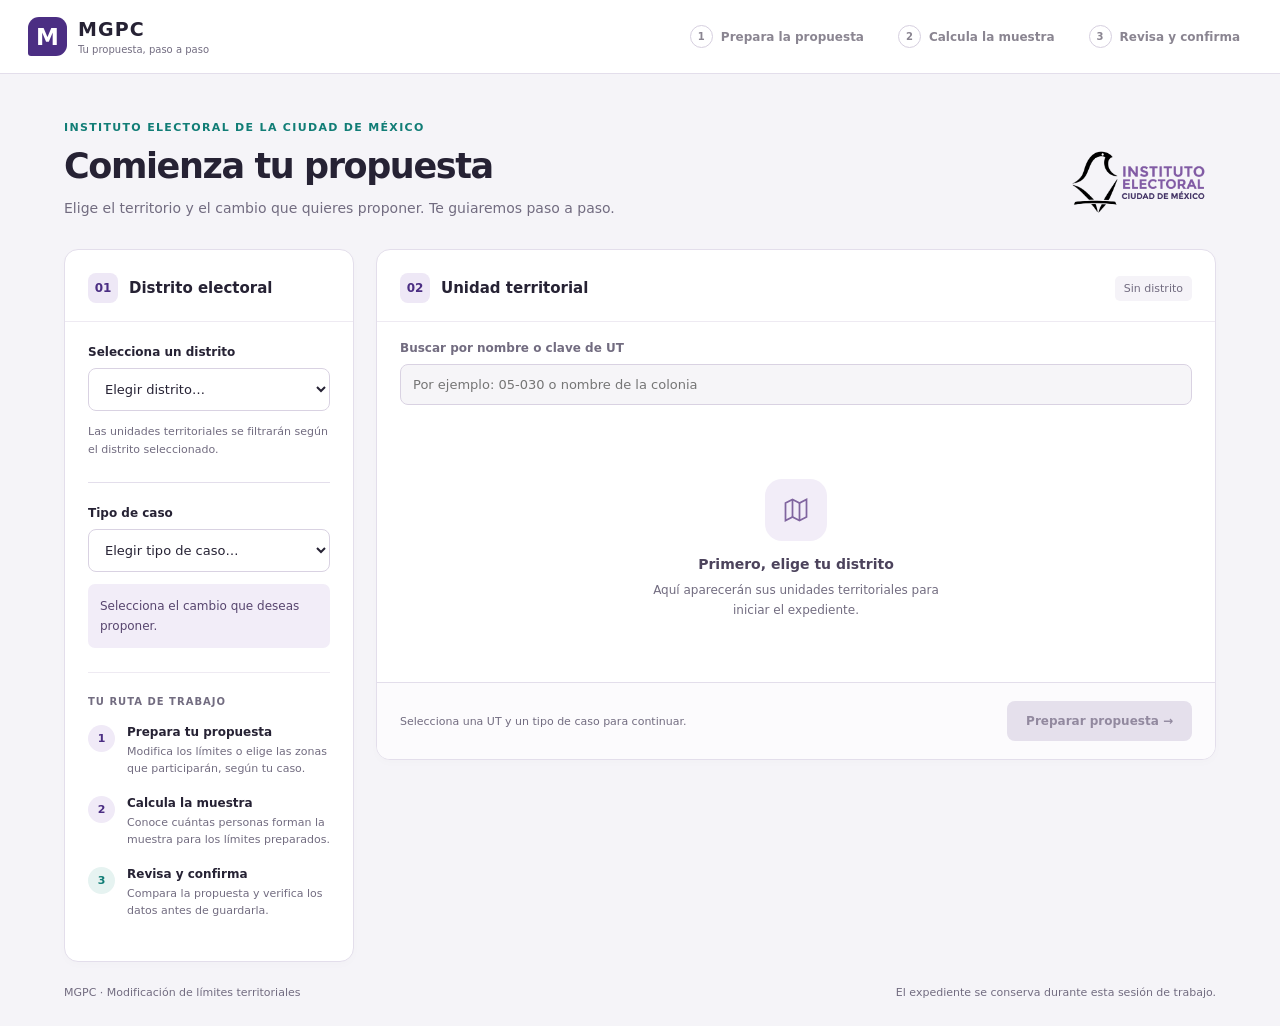
<file: index.html>
﻿<!DOCTYPE html>
<html lang="es">
<head>
  <meta charset="UTF-8">
  <meta name="viewport" content="width=device-width, initial-scale=1.0">
  <title>MGPC · Selección territorial</title>
  <link rel="stylesheet" href="css/shared.css?v=20261007-labels-1">
  <link rel="stylesheet" href="css/selection.css?v=20261007-labels-1">
</head>
<body>
  <a class="skip-link" href="#main-content">Ir al contenido</a>
  <header id="workflow-header"></header>
  <main class="selection-main" id="main-content">
    <div class="page-intro">
      <div><span class="eyebrow">Instituto Electoral de la Ciudad de México</span><h1>Comienza tu propuesta</h1><p>Elige el territorio y el cambio que quieres proponer. Te guiaremos paso a paso.</p></div>
      <img class="institution-logo" src="img/logo-iecm.png" alt="Instituto Electoral de la Ciudad de México">
    </div>
    <div id="resume-strip" class="resume-strip" hidden><span id="resume-text"></span><a id="resume-link" href="encuestas.html">Retomar expediente →</a></div>
    <div class="selection-grid">
      <aside class="selection-card">
        <div class="card-heading"><span class="step-index">01</span><h2>Distrito electoral</h2></div>
        <div class="card-body">
          <label for="district-select">Selecciona un distrito</label>
          <select id="district-select"><option value="">Elegir distrito…</option></select>
          <p class="field-hint">Las unidades territoriales se filtrarán según el distrito seleccionado.</p>
          <div class="case-selection">
            <label for="case-select">Tipo de caso</label>
            <select id="case-select" aria-describedby="case-help"><option value="">Elegir tipo de caso…</option></select>
            <p class="case-help" id="case-help" role="status">Selecciona el cambio que deseas proponer.</p>
            <div id="new-name-field" hidden><label for="new-name">Nombre propuesto (opcional)</label><input id="new-name" type="text" maxlength="160" autocomplete="off" placeholder="Nuevo nombre de la UT"></div>
          </div>
          <div class="route-preview">
            <h3>Tu ruta de trabajo</h3>
            <div class="route-item"><span>1</span><div><strong>Prepara tu propuesta</strong><p>Modifica los límites o elige las zonas que participarán, según tu caso.</p></div></div>
            <div class="route-item"><span>2</span><div><strong>Calcula la muestra</strong><p>Conoce cuántas personas forman la muestra para los límites preparados.</p></div></div>
            <div class="route-item"><span>3</span><div><strong>Revisa y confirma</strong><p>Compara la propuesta y verifica los datos antes de guardarla.</p></div></div>
          </div>
        </div>
      </aside>
      <section class="selection-card" aria-labelledby="catalog-title">
        <div class="card-heading catalog-heading"><div><span class="step-index">02</span><h2 id="catalog-title">Unidad territorial</h2></div><span class="count-pill" id="ut-count">Sin distrito</span></div>
        <div class="catalog-tools"><label for="ut-filter">Buscar por nombre o clave de UT</label><input type="search" id="ut-filter" placeholder="Por ejemplo: 05-030 o nombre de la colonia" autocomplete="off" disabled></div>
        <div id="catalog-status" class="catalog-empty" role="status" aria-live="polite">
          <span class="empty-map" aria-hidden="true"><svg viewBox="0 0 24 24" fill="none" stroke="currentColor" stroke-width="1.5"><path d="m3 6 6-3 6 3 6-3v15l-6 3-6-3-6 3Z"/><path d="M9 3v15M15 6v15"/></svg></span>
          <strong id="catalog-status-title">Primero, elige tu distrito</strong><p id="catalog-status-description">Aquí aparecerán sus unidades territoriales para iniciar el expediente.</p><button class="text-button" id="retry-catalog" hidden>Volver a intentar</button>
        </div>
        <ul class="catalog-list" id="ut-list" aria-label="Unidades territoriales del distrito" hidden></ul>
        <p id="selection-error" class="selection-message" role="alert" hidden></p>
        <div class="selection-footer"><p id="selection-summary">Selecciona una UT y un tipo de caso para continuar.</p><button class="primary-button" id="start-survey" disabled>Preparar propuesta →</button></div>
      </section>
    </div>
    <footer class="session-note"><span>MGPC · Modificación de límites territoriales</span><span>El expediente se conserva durante esta sesión de trabajo.</span></footer>
  </main>
  <script src="js/config.js?v=20261007-labels-1"></script>
  <script src="js/api.js?v=20261007-labels-1"></script>
  <script src="js/workflow.js?v=20261007-labels-1"></script>
  <script src="js/selection.js?v=20261007-labels-1"></script>
</body>
</html>
</file>
<file: css/shared.css>
﻿:root {
  --mgpc-purple: #4b2e83;
  --mgpc-purple-dark: #35205e;
  --mgpc-teal: #117d76;
  --mgpc-ink: #262234;
  --mgpc-muted: #726c80;
  --mgpc-border: #e3deeb;
  --mgpc-background: #f5f4f8;
  --mgpc-font: 'Segoe UI', system-ui, -apple-system, sans-serif;
}
[hidden] { display: none !important; }
body { font-family: var(--mgpc-font); }
button, input, select { font: inherit; }
a, button, input, select, summary { -webkit-tap-highlight-color: transparent; }
:focus-visible { outline: 3px solid #9280bc; outline-offset: 3px; }
.skip-link { position: fixed; top: -80px; left: 16px; z-index: 20000; background: white; color: var(--mgpc-purple); padding: 12px 18px; border: 2px solid var(--mgpc-purple); border-radius: 8px; }
.skip-link:focus { top: 12px; }
.sr-only { position: absolute; width: 1px; height: 1px; padding: 0; margin: -1px; overflow: hidden; clip: rect(0,0,0,0); white-space: nowrap; border: 0; }
.workflow-header { display: flex; align-items: center; justify-content: space-between; flex-wrap: wrap; gap: 20px; padding: 16px 28px; background: #fff; border-bottom: 1px solid var(--mgpc-border); color: var(--mgpc-ink); flex: 0 0 auto; position: relative; z-index: 20; font-family: var(--mgpc-font); box-sizing: border-box; }
.workflow-header a { text-decoration: none; }
.workflow-brand { display: flex; align-items: center; gap: 11px; color: var(--mgpc-ink); }
.brand-mark { display: grid; place-items: center; width: 39px; height: 39px; background: var(--mgpc-purple); color: white; border-radius: 11px 11px 11px 3px; font-size: 23px; font-weight: 700; }
.workflow-brand strong { display: block; font-size: 19px; letter-spacing: .06em; line-height: 1.2; }
.workflow-brand small { display: block; font-size: 10px; color: var(--mgpc-muted); margin-top: 3px; }
.workflow-steps { display: flex; align-items: center; gap: 10px; }
.workflow-step { display: flex; align-items: center; gap: 8px; padding: 9px 12px; color: var(--mgpc-muted); font-size: 12px; border-radius: 8px; font-weight: 600; white-space: nowrap; }
.workflow-step > span { display: inline-grid; place-items: center; width: 23px; height: 23px; border: 1px solid #d6cfdf; border-radius: 50%; font-size: 10px; }
.workflow-step.is-active { color: var(--mgpc-purple); background: #f0eaf8; }
.workflow-step.is-active > span { color: #fff; background: var(--mgpc-purple); border-color: var(--mgpc-purple); }
.workflow-step.is-unavailable { color: #8a8591; }
.workflow-context { color: var(--mgpc-teal); font-size: 11px; font-weight: 600; background: #edf7f5; padding: 9px 12px; border-radius: 6px; }
.workflow-notice { padding: 12px 18px; font-size: 13px; line-height: 1.5; background: #edf7f5; border: 1px solid #cce4df; color: #24675f; border-radius: 9px; }
.workflow-header button { width: auto; }
.workflow-route-error { margin: 20px; padding: 18px 24px; border: 1px solid #dfb7bd; border-radius: 12px; background: #fff4f5; color: #772d3b; position: relative; z-index: 100; }
.workflow-route-error a { color: inherit; font-weight: 700; }

@media (max-width: 1000px) { .workflow-header { gap: 12px; padding: 12px 18px; } .workflow-context { margin-left: auto; } .workflow-steps { order: 3; width: 100%; justify-content: center; border-top: 1px solid #f0edf5; padding-top: 8px; } }
@media (max-width: 540px) { .workflow-header { padding: 12px; } .workflow-brand small { font-size: 9px; } .workflow-steps { gap: 3px; } .workflow-step { padding: 7px 5px; font-size: 10px; gap: 5px; } .workflow-step > span { width: 20px; height: 20px; } .workflow-context { font-size: 10px; } }
@media print { .workflow-header { display: none; } }
@media (max-width: 540px) {
  .workflow-steps { display: grid; grid-template-columns: repeat(3, minmax(0, 1fr)); }
  .workflow-step { min-width: 0; white-space: normal; line-height: 1.4; align-self: stretch; }
  .workflow-step > span { flex-shrink: 0; }
}
</file>
<file: css/selection.css>
* { box-sizing: border-box; }
body { margin: 0; color: var(--mgpc-ink); background: var(--mgpc-background); }
.selection-main { max-width: 1220px; padding: 42px 34px 24px; margin: auto; }
.eyebrow { color: var(--mgpc-teal); font-size: 11px; font-weight: 700; letter-spacing: .12em; text-transform: uppercase; }
.page-intro { display: flex; justify-content: space-between; align-items: flex-end; gap: 24px; margin-bottom: 30px; }
h1 { font-size: clamp(25px, 3vw, 35px); font-weight: 650; letter-spacing: -.04em; margin: 11px 0; }
.page-intro p { margin: 0; color: var(--mgpc-muted); font-size: 14px; line-height: 1.6; }
.institution-logo { width: 155px; max-height: 80px; object-fit: contain; }
.selection-grid { display: grid; grid-template-columns: 290px minmax(0, 1fr); gap: 22px; align-items: start; }
.selection-card { background: white; border: 1px solid var(--mgpc-border); border-radius: 14px; box-shadow: 0 3px 10px #35205e04; overflow: hidden; }
.card-heading { display: flex; align-items: center; gap: 11px; padding: 23px 23px 18px; border-bottom: 1px solid #eeeaf2; }
.card-heading h2 { font-size: 15px; margin: 0; }
.step-index { display: grid; place-items: center; background: #eee8f6; border-radius: 8px; color: var(--mgpc-purple); width: 30px; height: 30px; font-size: 12px; font-weight: 700; }
.card-body { padding: 23px; }
label { display: block; font-size: 12px; font-weight: 600; margin-bottom: 9px; }
select, input[type="search"], input[type="text"] { width: 100%; background: white; border: 1px solid #d9d2e2; border-radius: 8px; padding: 12px; font-size: 13px; color: var(--mgpc-ink); }
.case-selection { padding-top: 23px; margin-top: 23px; border-top: 1px solid var(--mgpc-border); }
.case-help { padding: 12px; background: #f2edf8; border-radius: 7px; font-size: 12px; line-height: 1.7; color: #57456e; }
input:disabled { background: #f6f5f8; }
.field-hint { color: var(--mgpc-muted); font-size: 11px; line-height: 1.6; margin: 12px 0 0; }
.route-preview { border-top: 1px solid #eeeaf2; margin-top: 24px; padding-top: 23px; }
.route-preview h3 { margin: 0 0 18px; font-size: 10px; color: var(--mgpc-muted); letter-spacing: .1em; text-transform: uppercase; }
.route-item { display: grid; grid-template-columns: 30px 1fr; gap: 9px; margin-bottom: 19px; }
.route-item > span { width: 27px; height: 27px; background: #f0eaf7; color: var(--mgpc-purple); display: grid; place-items: center; border-radius: 50%; font-size: 11px; font-weight: 700; }
.route-item:last-child > span { background: #e6f3f1; color: var(--mgpc-teal); }
.route-item strong { display: block; font-size: 12px; }
.route-item p { font-size: 11px; line-height: 1.5; color: var(--mgpc-muted); margin: 5px 0 0; }
.catalog-heading { justify-content: space-between; }
.catalog-heading > div { display: flex; align-items: center; gap: 11px; }
.count-pill { font-size: 11px; color: var(--mgpc-muted); background: #f5f3f8; padding: 6px 9px; border-radius: 5px; }
.catalog-tools { padding: 19px 23px 12px; }
.catalog-tools label { color: var(--mgpc-muted); }
.catalog-list { margin: 0; padding: 0 23px 16px; min-height: 290px; max-height: 380px; overflow-y: auto; list-style: none; }
.ut-option { position: relative; margin-top: 8px; }
.ut-option label { display: flex; align-items: center; gap: 12px; border: 1px solid var(--mgpc-border); border-radius: 9px; padding: 15px; cursor: pointer; margin: 0; }
.ut-option label:hover { background: #faf8fd; border-color: #b9a8d3; }
.ut-option input { margin: 0; accent-color: var(--mgpc-purple); width: 16px; height: 16px; flex: 0 0 auto; }
.ut-option label:has(input:checked) { border-color: var(--mgpc-purple); background: #f5f0fc; box-shadow: inset 3px 0 var(--mgpc-purple); }
.ut-key { font-variant-numeric: tabular-nums; font-size: 12px; color: var(--mgpc-purple); font-weight: 700; }
.ut-name { flex: 1; font-size: 12px; line-height: 1.5; font-weight: 500; }
.ut-count { font-size: 10px; color: var(--mgpc-muted); font-weight: 400; white-space: nowrap; }
.catalog-empty { text-align: center; display: grid; align-content: center; justify-items: center; min-height: 265px; color: var(--mgpc-muted); padding: 25px; }
.empty-map { display: grid; place-items: center; width: 62px; height: 62px; background: #f2edf8; border-radius: 17px; color: #80659f; margin-bottom: 15px; }
.empty-map svg { width: 28px; height: 28px; }
.catalog-empty strong { font-size: 14px; color: #4c435c; }
.catalog-empty p { max-width: 320px; font-size: 12px; line-height: 1.7; margin: 8px 0 0; }
.selection-footer { display: flex; align-items: center; justify-content: space-between; gap: 20px; padding: 18px 23px; border-top: 1px solid var(--mgpc-border); background: #fcfbfd; }
.selection-footer p { font-size: 11px; line-height: 1.6; color: var(--mgpc-muted); margin: 0; }
.primary-button { display: inline-flex; justify-content: center; align-items: center; gap: 16px; background: var(--mgpc-purple); color: white; border: 0; border-radius: 8px; padding: 13px 19px; cursor: pointer; font-size: 12px; font-weight: 600; white-space: nowrap; text-decoration: none; }
.primary-button:hover:not(:disabled) { background: var(--mgpc-purple-dark); }
.primary-button:disabled { background: #e5e0ec; color: #92899f; cursor: not-allowed; }
.text-button { color: var(--mgpc-purple); background: none; border: 1px solid #cfc3dd; border-radius: 7px; padding: 8px 13px; margin-top: 12px; cursor: pointer; }
.selection-message { margin: 0 23px 15px; padding: 12px; background: #fff0ef; color: #a03535; border-radius: 7px; font-size: 12px; line-height: 1.6; }
.session-note { display: flex; justify-content: space-between; gap: 20px; font-size: 11px; line-height: 1.6; color: var(--mgpc-muted); margin-top: 22px; }
.resume-strip { padding: 14px 18px; display: flex; align-items: center; justify-content: space-between; gap: 16px; margin-bottom: 22px; background: #edf7f5; border: 1px solid #d1e7e2; border-radius: 10px; font-size: 12px; color: #28695f; }
.resume-strip a { color: #28695f; font-weight: 600; white-space: nowrap; }
@media(max-width: 760px) { .selection-main { padding: 25px 16px; } .selection-grid { grid-template-columns: 1fr; } .route-preview { display: none; } .page-intro { align-items: center; } .institution-logo { width: 85px; } .selection-footer { flex-wrap: wrap; } .primary-button { width: 100%; } .catalog-list { max-height: 360px; } .ut-option label { flex-wrap: wrap; gap: 9px; } .ut-name { min-width: 140px; } .session-note { flex-direction: column; gap: 5px; } }
</file>
